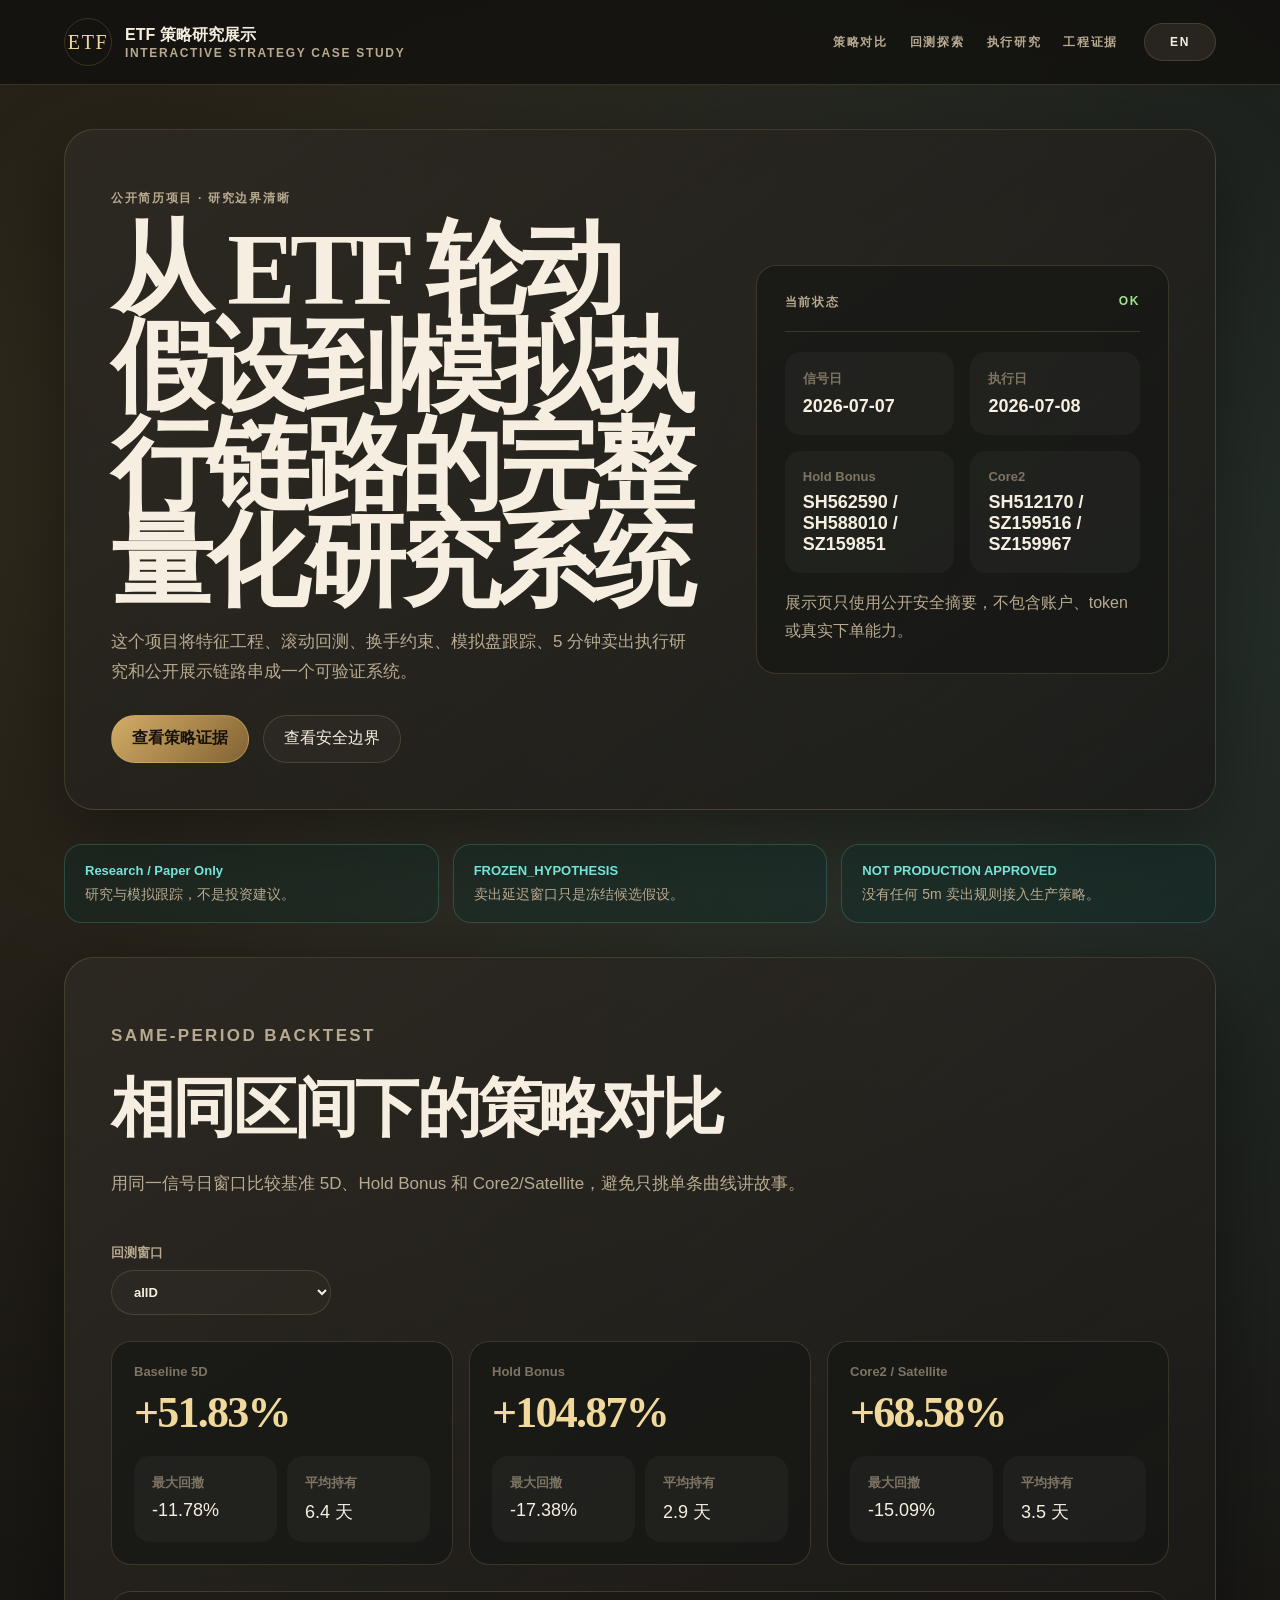
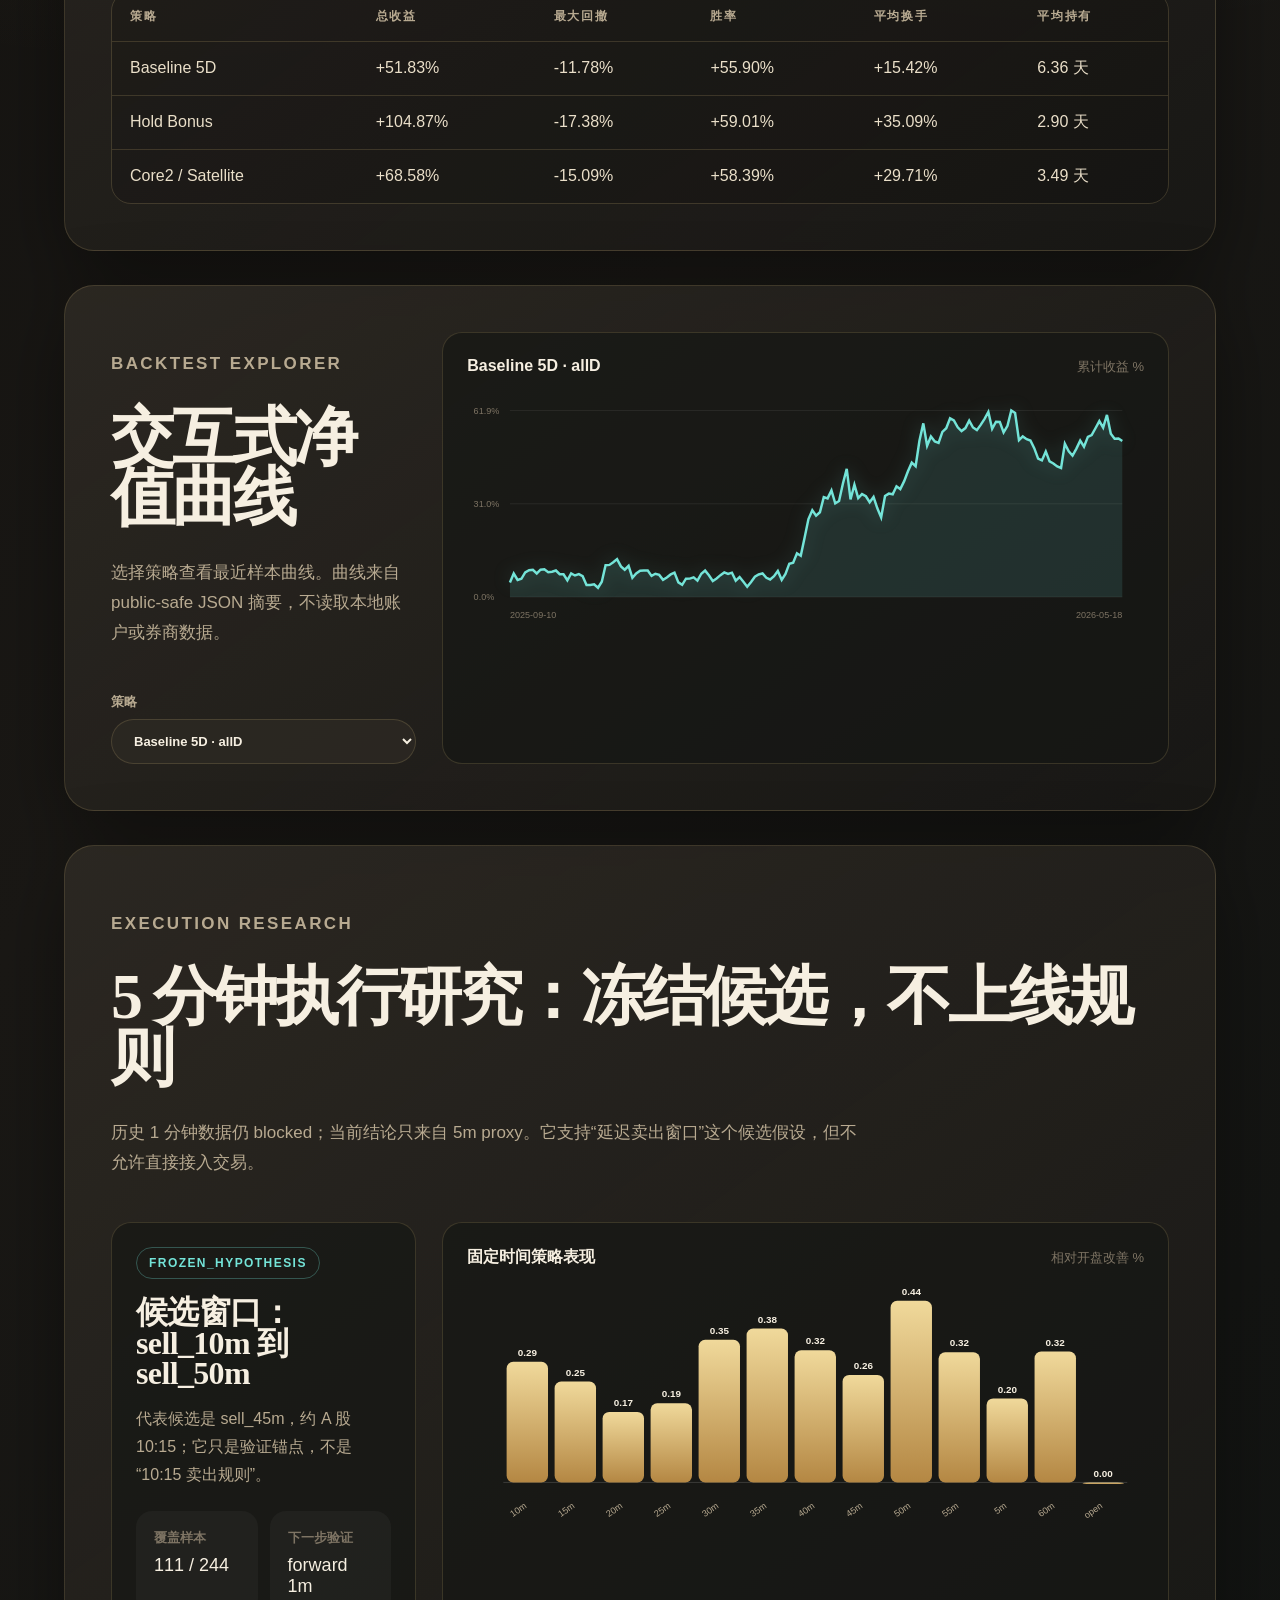
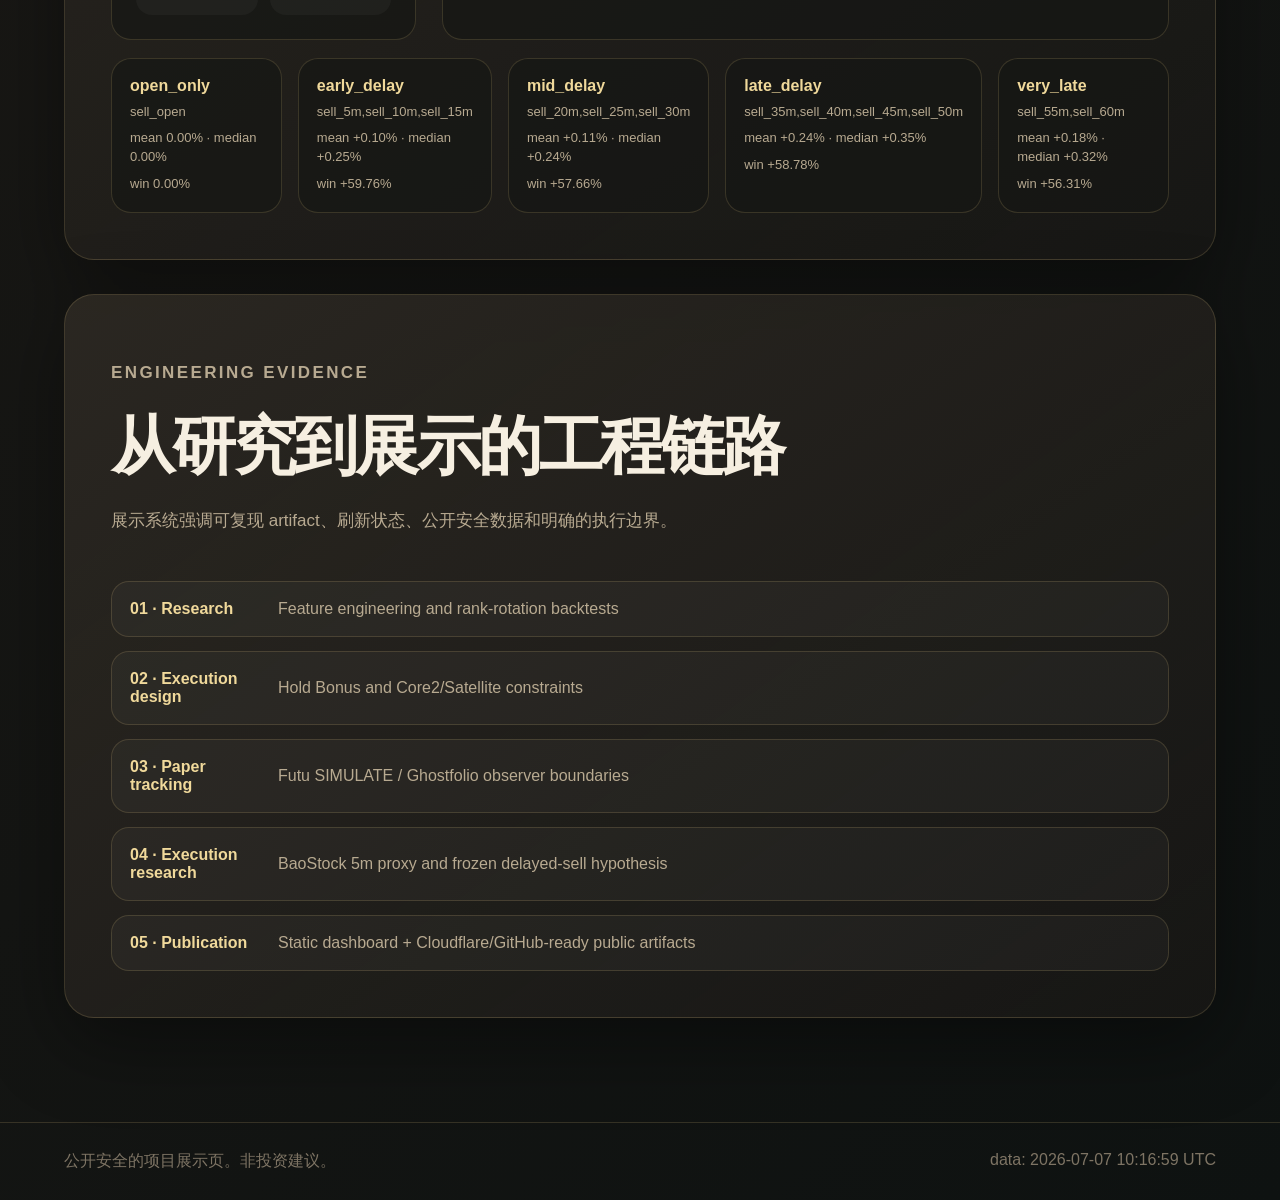
<file: index.html>
<!doctype html>
<html lang="zh-CN">
  <head>
    <meta charset="utf-8" />
    <meta name="viewport" content="width=device-width, initial-scale=1" />
    <title>ETF Rotation Research Lab</title>
    <meta
      name="description"
      content="Interactive portfolio case study for ETF rotation research, backtests, execution policies, and engineering evidence."
    />
    <link rel="icon" href="./favicon.svg" type="image/svg+xml" />
    <link rel="stylesheet" href="./styles.css" />
  </head>
  <body>
    <div class="grain"></div>
    <header class="site-header">
      <a class="brand" href="#top" aria-label="ETF Rotation Research Lab home">
        <span class="brand-mark">ETF</span>
        <span>
          <strong data-i18n="brandTitle">ETF 策略研究展示</strong>
          <small data-i18n="brandSub">Interactive Strategy Case Study</small>
        </span>
      </a>
      <nav class="nav" aria-label="Dashboard sections">
        <a href="#compare" data-i18n="navCompare">策略对比</a>
        <a href="#explorer" data-i18n="navExplorer">回测探索</a>
        <a href="#execution" data-i18n="navExecution">执行研究</a>
        <a href="#engineering" data-i18n="navEngineering">工程证据</a>
      </nav>
      <button id="localeToggle" class="locale-toggle" type="button">EN</button>
    </header>

    <main id="top">
      <section class="hero section-shell">
        <div class="hero-copy">
          <p class="section-kicker" data-i18n="heroKicker">公开简历项目 · 研究边界清晰</p>
          <h1 data-i18n="heroTitle">从 ETF 轮动假设到模拟执行链路的完整量化研究系统</h1>
          <p class="hero-lede" data-i18n="heroLede">
          这个项目将特征工程、滚动回测、换手约束、模拟盘跟踪、5 分钟卖出执行研究和公开展示链路串成一个可验证系统。
          </p>
          <div class="hero-actions">
            <a class="primary-link" href="#compare" data-i18n="heroCta">查看策略证据</a>
            <a class="secondary-link" href="#guardrails" data-i18n="heroCta2">查看安全边界</a>
          </div>
        </div>
        <aside class="status-console" aria-label="Research status">
          <div class="console-topline">
            <span data-i18n="statusLabel">当前状态</span>
            <strong id="refreshStatus">--</strong>
          </div>
          <div class="signal-grid">
            <div>
              <span data-i18n="signalDay">信号日</span>
              <strong id="signalDay">--</strong>
            </div>
            <div>
              <span data-i18n="nextExec">执行日</span>
              <strong id="nextExec">--</strong>
            </div>
            <div>
              <span>Hold Bonus</span>
              <strong id="holdBonusTargets">--</strong>
            </div>
            <div>
              <span>Core2</span>
              <strong id="core2Targets">--</strong>
            </div>
          </div>
          <p class="console-note" data-i18n="heroBoundary">
            展示页只使用公开安全摘要，不包含账户、token 或真实下单能力。
          </p>
        </aside>
      </section>

      <section id="guardrails" class="guardrail-strip">
        <div>
          <strong data-i18n="guardrailResearch">Research / Paper Only</strong>
          <span data-i18n="guardrailResearchText">研究与模拟跟踪，不是投资建议。</span>
        </div>
        <div>
          <strong>FROZEN_HYPOTHESIS</strong>
          <span data-i18n="guardrailHypothesisText">卖出延迟窗口只是冻结候选假设。</span>
        </div>
        <div>
          <strong>NOT PRODUCTION APPROVED</strong>
          <span data-i18n="guardrailProdText">没有任何 5m 卖出规则接入生产策略。</span>
        </div>
      </section>

      <section id="compare" class="section-shell">
        <div class="section-heading">
          <p class="section-kicker" data-i18n="compareKicker">Same-period backtest</p>
          <h2 data-i18n="compareTitle">相同区间下的策略对比</h2>
          <p data-i18n="compareText">用同一信号日窗口比较基准 5D、Hold Bonus 和 Core2/Satellite，避免只挑单条曲线讲故事。</p>
        </div>
        <div class="controls">
          <label>
            <span data-i18n="windowLabel">回测窗口</span>
            <select id="windowSelect"></select>
          </label>
        </div>
        <div id="metricCards" class="metric-grid"></div>
        <div class="table-wrap">
          <table>
            <thead>
              <tr>
                <th data-i18n="thStrategy">策略</th>
                <th data-i18n="thReturn">总收益</th>
                <th data-i18n="thDrawdown">最大回撤</th>
                <th data-i18n="thWin">胜率</th>
                <th data-i18n="thTurnover">平均换手</th>
                <th data-i18n="thHold">平均持有</th>
              </tr>
            </thead>
            <tbody id="comparisonTable"></tbody>
          </table>
        </div>
      </section>

      <section id="explorer" class="section-shell split-section">
        <div>
          <div class="section-heading compact">
            <p class="section-kicker" data-i18n="explorerKicker">Backtest explorer</p>
            <h2 data-i18n="explorerTitle">交互式净值曲线</h2>
            <p data-i18n="explorerText">选择策略查看最近样本曲线。曲线来自 public-safe JSON 摘要，不读取本地账户或券商数据。</p>
          </div>
          <div class="controls vertical">
            <label>
              <span data-i18n="strategyLabel">策略</span>
              <select id="strategySelect"></select>
            </label>
          </div>
        </div>
        <div class="chart-card">
          <div class="chart-header">
            <strong id="curveTitle">--</strong>
            <span data-i18n="curveUnit">累计收益 %</span>
          </div>
          <div id="curveChart" class="chart"></div>
        </div>
      </section>

      <section id="execution" class="section-shell">
        <div class="section-heading">
          <p class="section-kicker" data-i18n="executionKicker">Execution research</p>
          <h2 data-i18n="executionTitle">5 分钟执行研究：冻结候选，不上线规则</h2>
          <p data-i18n="executionText">
            历史 1 分钟数据仍 blocked；当前结论只来自 5m proxy。它支持“延迟卖出窗口”这个候选假设，但不允许直接接入交易。
          </p>
        </div>
        <div class="execution-layout">
          <div class="hypothesis-card">
            <span class="tag">FROZEN_HYPOTHESIS</span>
            <h3 data-i18n="hypothesisTitle">候选窗口：sell_10m 到 sell_50m</h3>
            <p data-i18n="hypothesisText">代表候选是 sell_45m，约 A 股 10:15；它只是验证锚点，不是“10:15 卖出规则”。</p>
            <dl>
              <div>
                <dt data-i18n="sampleCoverage">覆盖样本</dt>
                <dd>111 / 244</dd>
              </div>
              <div>
                <dt data-i18n="validationNeed">下一步验证</dt>
                <dd>forward 1m</dd>
              </div>
            </dl>
          </div>
          <div class="policy-panel">
            <div class="chart-header">
              <strong data-i18n="policyChartTitle">固定时间策略表现</strong>
              <span data-i18n="policyChartUnit">相对开盘改善 %</span>
            </div>
            <div id="policyChart" class="bar-chart"></div>
          </div>
        </div>
        <div id="windowClusters" class="cluster-grid"></div>
      </section>

      <section id="engineering" class="section-shell">
        <div class="section-heading">
          <p class="section-kicker" data-i18n="engineeringKicker">Engineering evidence</p>
          <h2 data-i18n="engineeringTitle">从研究到展示的工程链路</h2>
          <p data-i18n="engineeringText">展示系统强调可复现 artifact、刷新状态、公开安全数据和明确的执行边界。</p>
        </div>
        <div id="timeline" class="timeline"></div>
      </section>
    </main>

    <footer class="footer">
      <span data-i18n="footerText">Built as a public-safe portfolio dashboard. Not investment advice.</span>
      <span id="generatedAt">--</span>
    </footer>

    <script src="./app.js"></script>
  </body>
</html>
</file>
<file: styles.css>
:root {
  color-scheme: dark;
  --bg: #11100e;
  --bg-2: #1a1815;
  --panel: rgba(43, 39, 33, 0.82);
  --panel-strong: #2d2923;
  --line: rgba(217, 188, 124, 0.18);
  --line-2: rgba(114, 226, 216, 0.2);
  --text: #f6efe1;
  --muted: #b8aa91;
  --soft: #7e7464;
  --gold: #d2ad67;
  --gold-2: #f0d99b;
  --cyan: #74e4d8;
  --red: #e47767;
  --green: #9ee292;
  --shadow: 0 24px 80px rgba(0, 0, 0, 0.4);
  --radius-lg: 30px;
  --radius-md: 20px;
  --radius-sm: 12px;
  --font-display: "Cormorant Garamond", "Times New Roman", serif;
  --font-ui: "Avenir Next", "SF Pro Display", "PingFang SC", sans-serif;
}

* {
  box-sizing: border-box;
}

html {
  scroll-behavior: smooth;
}

body {
  margin: 0;
  min-height: 100vh;
  background:
    radial-gradient(circle at 14% 10%, rgba(210, 173, 103, 0.16), transparent 30%),
    radial-gradient(circle at 84% 14%, rgba(116, 228, 216, 0.12), transparent 26%),
    linear-gradient(135deg, var(--bg), var(--bg-2) 45%, #0e1211);
  color: var(--text);
  font-family: var(--font-ui);
}

.grain {
  position: fixed;
  inset: 0;
  pointer-events: none;
  opacity: 0.18;
  background-image:
    linear-gradient(rgba(255, 255, 255, 0.03) 1px, transparent 1px),
    linear-gradient(90deg, rgba(255, 255, 255, 0.025) 1px, transparent 1px);
  background-size: 46px 46px;
  mask-image: linear-gradient(to bottom, black, transparent 88%);
}

.site-header {
  position: sticky;
  top: 0;
  z-index: 20;
  display: grid;
  grid-template-columns: minmax(220px, 1fr) auto auto;
  gap: 26px;
  align-items: center;
  padding: 18px clamp(20px, 5vw, 70px);
  background: rgba(17, 16, 14, 0.78);
  border-bottom: 1px solid var(--line);
  backdrop-filter: blur(18px);
}

.brand {
  display: flex;
  gap: 13px;
  align-items: center;
  color: var(--text);
  text-decoration: none;
}

.brand-mark {
  display: grid;
  width: 48px;
  height: 48px;
  place-items: center;
  border: 1px solid var(--line);
  border-radius: 50%;
  color: var(--gold-2);
  font-family: var(--font-display);
  font-size: 20px;
  letter-spacing: 0.08em;
}

.brand strong,
.brand small {
  display: block;
}

.brand small,
.nav a,
.locale-toggle,
.section-kicker,
.console-topline,
th {
  color: var(--muted);
  font-size: 12px;
  font-weight: 700;
  letter-spacing: 0.14em;
  text-transform: uppercase;
}

.nav {
  display: flex;
  gap: 22px;
}

.nav a {
  color: var(--muted);
  text-decoration: none;
}

.nav a:hover {
  color: var(--gold-2);
}

.locale-toggle,
.primary-link,
.secondary-link,
select {
  border: 1px solid var(--line);
  border-radius: 999px;
  background: rgba(45, 41, 35, 0.86);
  color: var(--text);
}

.locale-toggle {
  min-width: 72px;
  padding: 11px 16px;
  cursor: pointer;
}

main {
  position: relative;
  z-index: 1;
  padding: 44px clamp(18px, 5vw, 70px) 70px;
}

.section-shell {
  max-width: 1240px;
  margin: 0 auto 34px;
  padding: clamp(24px, 4vw, 46px);
  border: 1px solid var(--line);
  border-radius: var(--radius-lg);
  background: linear-gradient(145deg, rgba(45, 41, 35, 0.9), rgba(25, 24, 22, 0.72));
  box-shadow: var(--shadow);
}

.hero {
  display: grid;
  grid-template-columns: minmax(0, 1.1fr) minmax(330px, 0.78fr);
  gap: clamp(28px, 5vw, 62px);
  min-height: 560px;
  align-items: center;
}

h1,
h2,
h3 {
  margin: 0;
  font-family: var(--font-display);
  font-weight: 700;
  line-height: 0.95;
}

h1 {
  max-width: 800px;
  font-size: clamp(52px, 8vw, 104px);
  letter-spacing: -0.055em;
}

h2 {
  font-size: clamp(38px, 5vw, 68px);
  letter-spacing: -0.045em;
}

h3 {
  font-size: 32px;
  letter-spacing: -0.02em;
}

p {
  color: var(--muted);
  line-height: 1.75;
}

.hero-lede,
.section-heading p {
  max-width: 760px;
  font-size: 17px;
}

.hero-actions,
.controls {
  display: flex;
  gap: 14px;
  flex-wrap: wrap;
  align-items: center;
  margin-top: 28px;
}

.primary-link,
.secondary-link {
  display: inline-flex;
  min-height: 48px;
  align-items: center;
  justify-content: center;
  padding: 0 20px;
  text-decoration: none;
}

.primary-link {
  border-color: rgba(210, 173, 103, 0.5);
  background: linear-gradient(135deg, var(--gold), #836233);
  color: #17130c;
  font-weight: 800;
}

.status-console,
.chart-card,
.policy-panel,
.hypothesis-card,
.metric-card,
.cluster-card {
  border: 1px solid var(--line);
  border-radius: var(--radius-md);
  background: rgba(22, 23, 21, 0.7);
}

.status-console {
  padding: 28px;
}

.console-topline {
  display: flex;
  justify-content: space-between;
  padding-bottom: 20px;
  border-bottom: 1px solid var(--line);
}

.console-topline strong {
  color: var(--green);
}

.signal-grid,
.metric-grid,
.cluster-grid {
  display: grid;
  gap: 16px;
}

.signal-grid {
  grid-template-columns: 1fr 1fr;
  margin-top: 20px;
}

.signal-grid div,
.metric-card dl div,
.hypothesis-card dl div {
  padding: 18px;
  border-radius: 16px;
  background: rgba(255, 255, 255, 0.035);
}

.signal-grid span,
.metric-card span,
dt {
  display: block;
  color: var(--soft);
  font-size: 13px;
  font-weight: 700;
}

.signal-grid strong,
.metric-card strong,
dd {
  display: block;
  margin: 8px 0 0;
  font-size: 18px;
}

.console-note {
  margin-bottom: 0;
}

.guardrail-strip {
  display: grid;
  max-width: 1240px;
  grid-template-columns: repeat(3, 1fr);
  gap: 14px;
  margin: 0 auto 34px;
}

.guardrail-strip div {
  padding: 18px 20px;
  border: 1px solid var(--line-2);
  border-radius: 18px;
  background: rgba(9, 45, 43, 0.34);
}

.guardrail-strip strong,
.guardrail-strip span {
  display: block;
}

.guardrail-strip strong {
  color: var(--cyan);
  font-size: 13px;
}

.guardrail-strip span {
  margin-top: 8px;
  color: var(--muted);
  font-size: 14px;
}

.section-heading {
  display: grid;
  gap: 12px;
  margin-bottom: 28px;
}

.section-heading.compact {
  margin-bottom: 0;
}

label {
  display: grid;
  gap: 8px;
  color: var(--muted);
  font-size: 13px;
  font-weight: 700;
}

select {
  min-width: 220px;
  padding: 13px 18px;
  font: inherit;
}

.metric-grid {
  grid-template-columns: repeat(3, 1fr);
  margin: 26px 0;
}

.metric-card {
  padding: 22px;
}

.metric-card strong {
  color: var(--gold-2);
  font-family: var(--font-display);
  font-size: 44px;
  letter-spacing: -0.04em;
}

.metric-card dl {
  display: grid;
  grid-template-columns: 1fr 1fr;
  gap: 10px;
  margin: 18px 0 0;
}

.table-wrap {
  overflow-x: auto;
  border: 1px solid var(--line);
  border-radius: var(--radius-md);
}

table {
  width: 100%;
  min-width: 760px;
  border-collapse: collapse;
  background: rgba(0, 0, 0, 0.14);
}

th,
td {
  padding: 16px 18px;
  text-align: left;
  border-bottom: 1px solid var(--line);
}

td {
  color: #eadfc9;
}

tr:last-child td {
  border-bottom: 0;
}

.split-section,
.execution-layout {
  display: grid;
  grid-template-columns: minmax(280px, 0.42fr) minmax(0, 1fr);
  gap: 26px;
  align-items: stretch;
}

.controls.vertical {
  display: grid;
}

.chart-card,
.policy-panel,
.hypothesis-card {
  min-height: 360px;
  padding: 24px;
}

.chart-header {
  display: flex;
  justify-content: space-between;
  gap: 16px;
  align-items: baseline;
  margin-bottom: 18px;
}

.chart-header span {
  color: var(--soft);
  font-size: 13px;
}

.chart,
.bar-chart {
  min-height: 285px;
}

svg {
  display: block;
  width: 100%;
  height: 100%;
  overflow: visible;
}

.axis-text {
  fill: var(--soft);
  font-size: 11px;
}

.line-path {
  fill: none;
  stroke: var(--cyan);
  stroke-width: 3;
  filter: drop-shadow(0 0 10px rgba(116, 228, 216, 0.25));
}

.area-path {
  fill: rgba(116, 228, 216, 0.12);
}

.tag {
  display: inline-flex;
  margin-bottom: 18px;
  padding: 8px 12px;
  border: 1px solid rgba(116, 228, 216, 0.3);
  border-radius: 999px;
  color: var(--cyan);
  font-size: 12px;
  font-weight: 800;
  letter-spacing: 0.12em;
}

.hypothesis-card p {
  margin-bottom: 22px;
}

.hypothesis-card dl {
  display: grid;
  grid-template-columns: 1fr 1fr;
  gap: 12px;
  margin: 0;
}

.cluster-grid {
  grid-template-columns: repeat(5, 1fr);
  margin-top: 18px;
}

.cluster-card {
  padding: 18px;
}

.cluster-card strong {
  color: var(--gold-2);
}

.cluster-card span {
  display: block;
  margin-top: 8px;
  color: var(--muted);
  font-size: 13px;
  line-height: 1.45;
}

.timeline {
  display: grid;
  gap: 14px;
}

.timeline-item {
  display: grid;
  grid-template-columns: 130px 1fr;
  gap: 18px;
  align-items: center;
  padding: 18px;
  border: 1px solid var(--line);
  border-radius: 18px;
  background: rgba(255, 255, 255, 0.03);
}

.timeline-item strong {
  color: var(--gold-2);
}

.timeline-item span {
  color: var(--muted);
}

.footer {
  display: flex;
  justify-content: space-between;
  gap: 20px;
  padding: 28px clamp(20px, 5vw, 70px);
  color: var(--soft);
  border-top: 1px solid var(--line);
}

.bar-label {
  fill: var(--muted);
  font-size: 11px;
}

.bar-value {
  fill: var(--text);
  font-size: 12px;
  font-weight: 700;
}

@media (max-width: 980px) {
  .site-header,
  .hero,
  .split-section,
  .execution-layout,
  .guardrail-strip {
    grid-template-columns: 1fr;
  }

  .nav {
    display: none;
  }

  .metric-grid,
  .cluster-grid {
    grid-template-columns: 1fr;
  }

  h1 {
    font-size: 56px;
  }
}

@media (max-width: 560px) {
  .site-header {
    grid-template-columns: 1fr auto;
  }

  .signal-grid,
  .hypothesis-card dl,
  .metric-card dl,
  .timeline-item {
    grid-template-columns: 1fr;
  }

  .section-shell {
    padding: 22px;
    border-radius: 22px;
  }

  h1 {
    font-size: 43px;
  }
}
</file>
